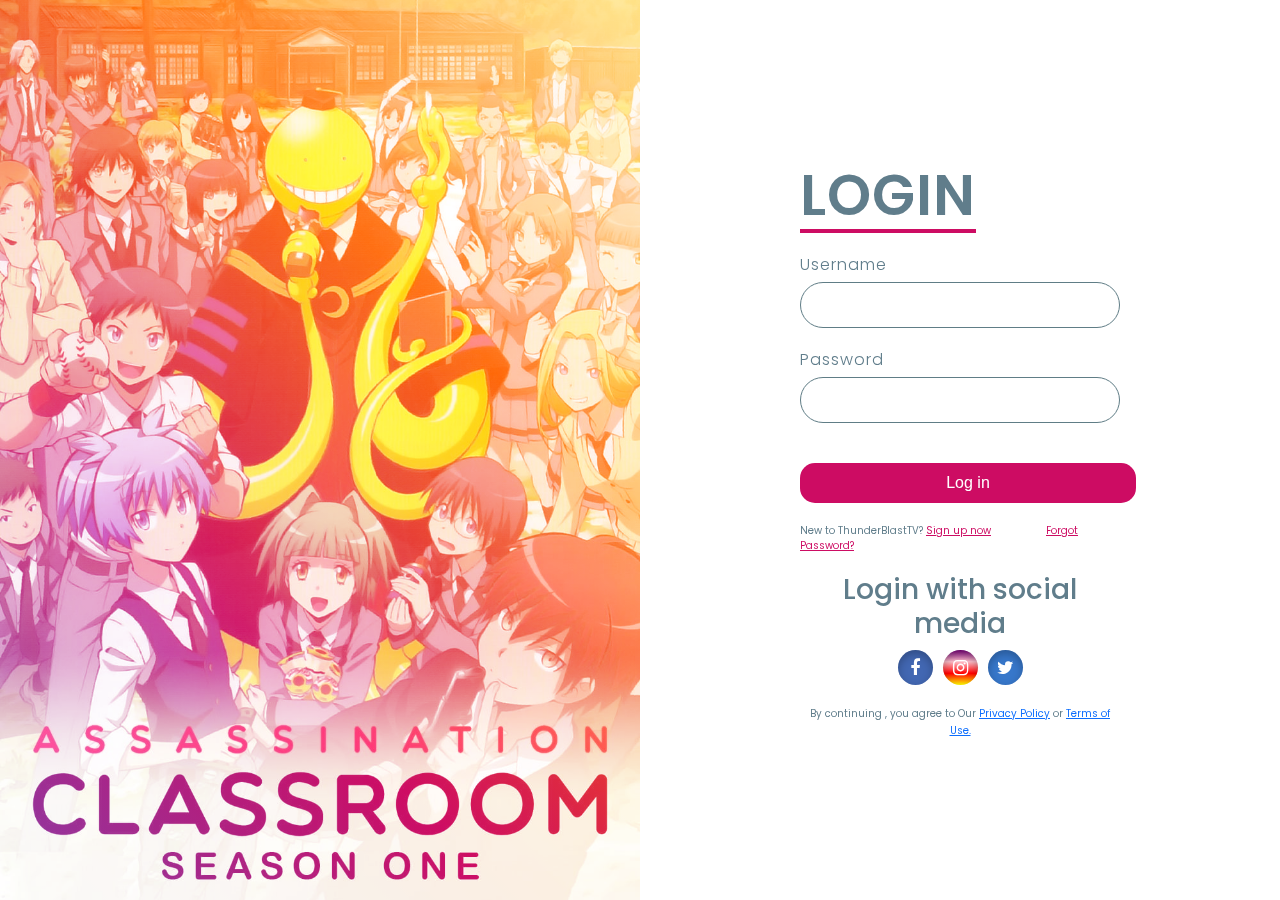
<file: index.html>
<!DOCTYPE html>
<html lang="en">
  <head>
    <meta charset="UTF-8" />
    <meta name="viewport" content="width=device-width, initial-scale=1.0" />
    <link rel="stylesheet" href="https://stackpath.bootstrapcdn.com/font-awesome/4.7.0/css/font-awesome.min.css">
    <link rel="stylesheet" href="https://cdn.jsdelivr.net/npm/bootstrap-icons@1.10.3/font/bootstrap-icons.css">
    <!--ICON ON TAB-->
    <link rel="shorcut icon" href="image/favicon/favicon.png" type="image/x-ico" />

    <title>Login Page</title>
    <link href="https://cdn.jsdelivr.net/npm/bootstrap@5.0.2/dist/css/bootstrap.min.css" rel="stylesheet" />
    <link rel="stylesheet" href="css/login.css" />

    <script src="https://cdn.jsdelivr.net/npm/bootstrap@5.0.2/dist/js/bootstrap.bundle.min.js"></script>
  </head>

  <body>
    <section>
      <div class="imgBx">
        <img src="image/login/assasinationclassroom.jpg" />
      </div>

      <div class="contentBx">
        <div class="formBx">
          <h2>Login</h2>
          <form>
            <div class="inputBx">
              <span>Username</span>
              <input type="text" name="" />
            </div>
            <div class="inputBx">
              <span>Password</span>
              <input type="password" name="" />
            </div>
            <div class="inputBx">
              <a class="btn btn-primary btn-xl js-scroll-trigger" href="homepage.html">Log in</a>
            </div>
            <div class="inputBx">
              <p>New to ThunderBlastTV? <a href="register.html">Sign up now</a>
                <a href="1stforgotpage.html" style="margin-left: 52px;">Forgot Password?</a>
              </p>
            </div>
          </form>

          <h3 style="margin-top:10px;">Login with social media</h3>
          <div class="quicklink-wrapper">
            <div class="social-list">

              <a href="https://www.facebook.com/login" class="social-link" style="background-color: rgb(66, 103, 178)">
                <i class='fa fa-facebook' style="color:white"></i>
              </a>

              <a href="https://www.instagram.com/accounts/login" class="social-link"
                style="background-image: linear-gradient( purple ,pink ,red , yellow);">
                <i class='fa fa-instagram' style="color:white"></i>
              </a>

              <a href="https://twitter.com/i/flow/login?input_flow_data=%7B%22requested_variant%22%3A%22eyJsYW5nIjoiZW4ifQ%3D%3D%22%7D"
                class="social-link" style="background-color: rgb(55, 119, 202)">
                <i class='fa fa-twitter' style='color:white'></i>
              </a>
            </div>
            <div>
              <div class="continue">
                <center>
                  By continuing , you agree to Our <a href="#">Privacy Policy</a> or <a
                    href="#">Terms of Use.</a>
                </center>
              </div>
            </div>
          </div>
          <div>
    </section>
  </body>
</html>
</file>
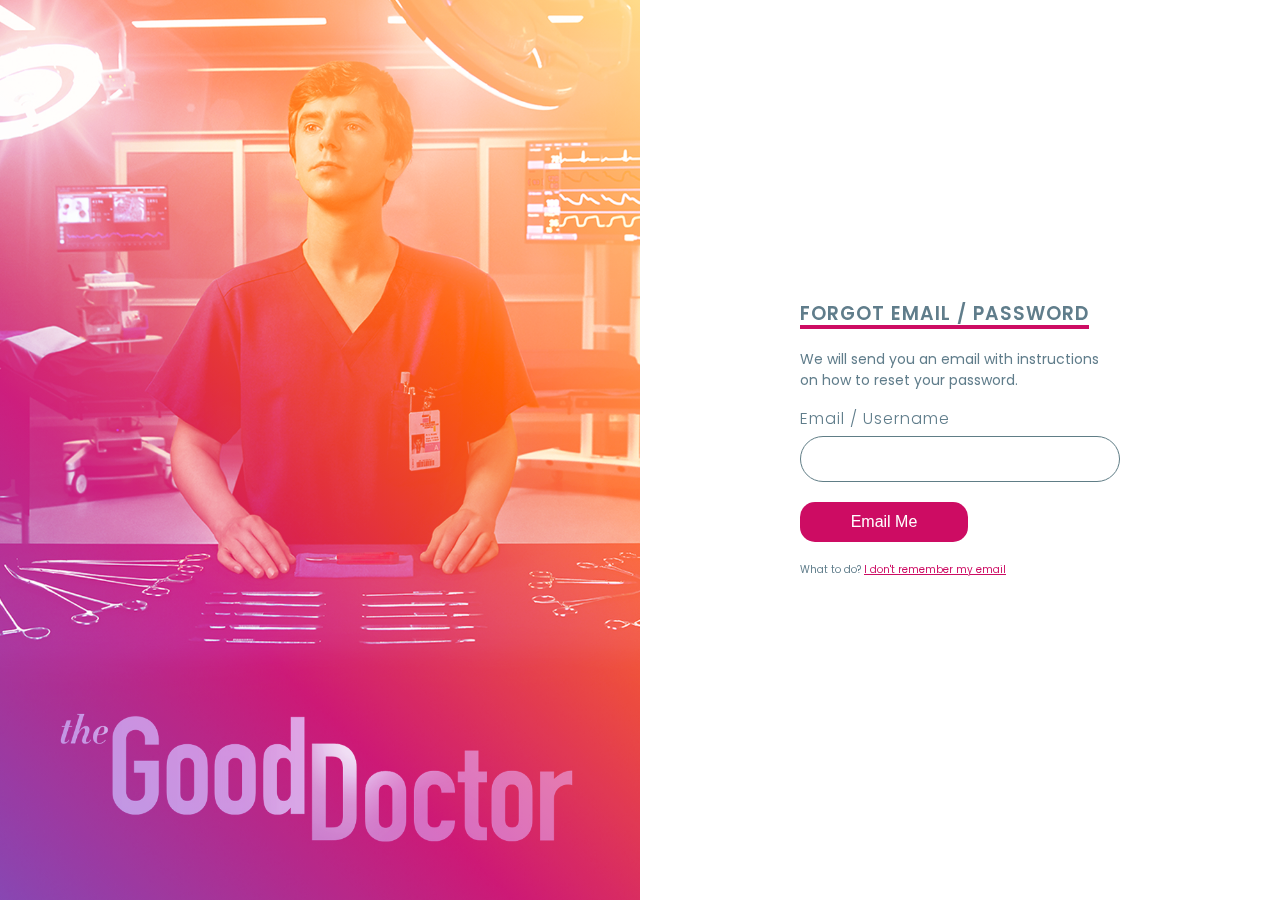
<file: 1stforgotpage.html>
<!DOCTYPE html>
<html lang="en">
  <head>
    <meta charset="UTF-8" />
    <meta name="viewport" content="width=device-width, initial-scale=1.0" />
    <title>Forgot Page</title>
    <link
      href="https://cdn.jsdelivr.net/npm/bootstrap@5.0.2/dist/css/bootstrap.min.css"
      rel="stylesheet"
    />
    <link rel="stylesheet" href="css/2ndforgotpage.css" />

    <script src="https://cdn.jsdelivr.net/npm/bootstrap@5.0.2/dist/js/bootstrap.bundle.min.js"></script>
  </head>

  <body>
    <section>
      <div class="imgBx">
        <img src="image/1stforgotpage/TGD.jpg" />
      </div>

      <div class="contentBx">
        <div class="formBx">
          <h2>Forgot Email / Password</h2>
          <form>
            <p>
              We will send you an email with instructions on how to reset your
              password.
            </p>

            <div class="inputBx">
              <span>Email / Username</span>
              <input type="password" name="" />

              <div class="inputBx">
                <a
                  class="btn btn-primary btn-xl js-scroll-trigger"
                  href="index.html"
                  >Email Me</a
                >
              </div>
            </div>
            <div class="inputBx">
              <p>
                What to do?
                <a href="2ndforgotpage.html">I don't remember my email</a>
              </p>
            </div>
          </form>
        </div>
      </div>
    </section>
  </body>
</html>
</file>
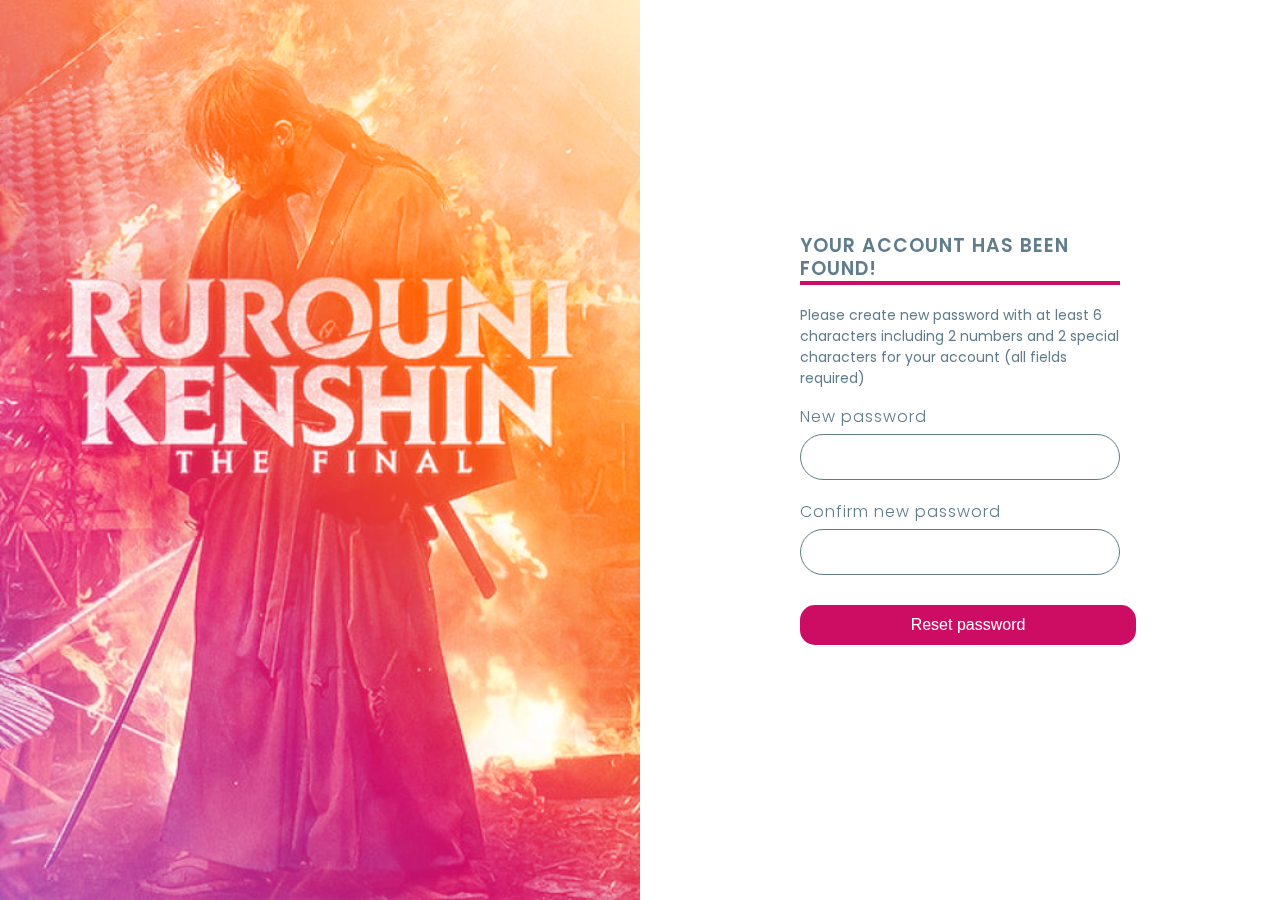
<file: reactivatepage.html>
<!DOCTYPE html>
<html lang="en">
  <head>
    <meta charset="UTF-8" />
    <meta name="viewport" content="width=device-width, initial-scale=1.0" />
    <title>Reactivate acc Page</title>
    <link
      href="https://cdn.jsdelivr.net/npm/bootstrap@5.0.2/dist/css/bootstrap.min.css"
      rel="stylesheet"
    />
    <link rel="stylesheet" href="css/reactivatepage.css" />

    <script src="https://cdn.jsdelivr.net/npm/bootstrap@5.0.2/dist/js/bootstrap.bundle.min.js"></script>
  </head>

  <body>
    <section>
      <div class="imgBx">
        <img src="image/reactivatepage/RKTF.jpg" />
      </div>

      <div class="contentBx">
        <div class="formBx">
          <h2>Your account has been found!</h2>
          <form>
            <p> Please create new password with at least 6 characters including 2 numbers and 2 special characters for your account (all fields required)</p>
            <div class="inputBx">
              <span>New password</span>
              <input type="text" name="" />
            </div>
            <div class="inputBx">
              <span>Confirm new password</span>
              <input type="password" name="" />

              <div class="inputBx">
                <a class="btn btn-primary btn-xl js-scroll-trigger" href="index.html">Reset password</a>
              </div>
          </form>
        </div>
      </div>
    </section>
  </body>
</html>
</file>
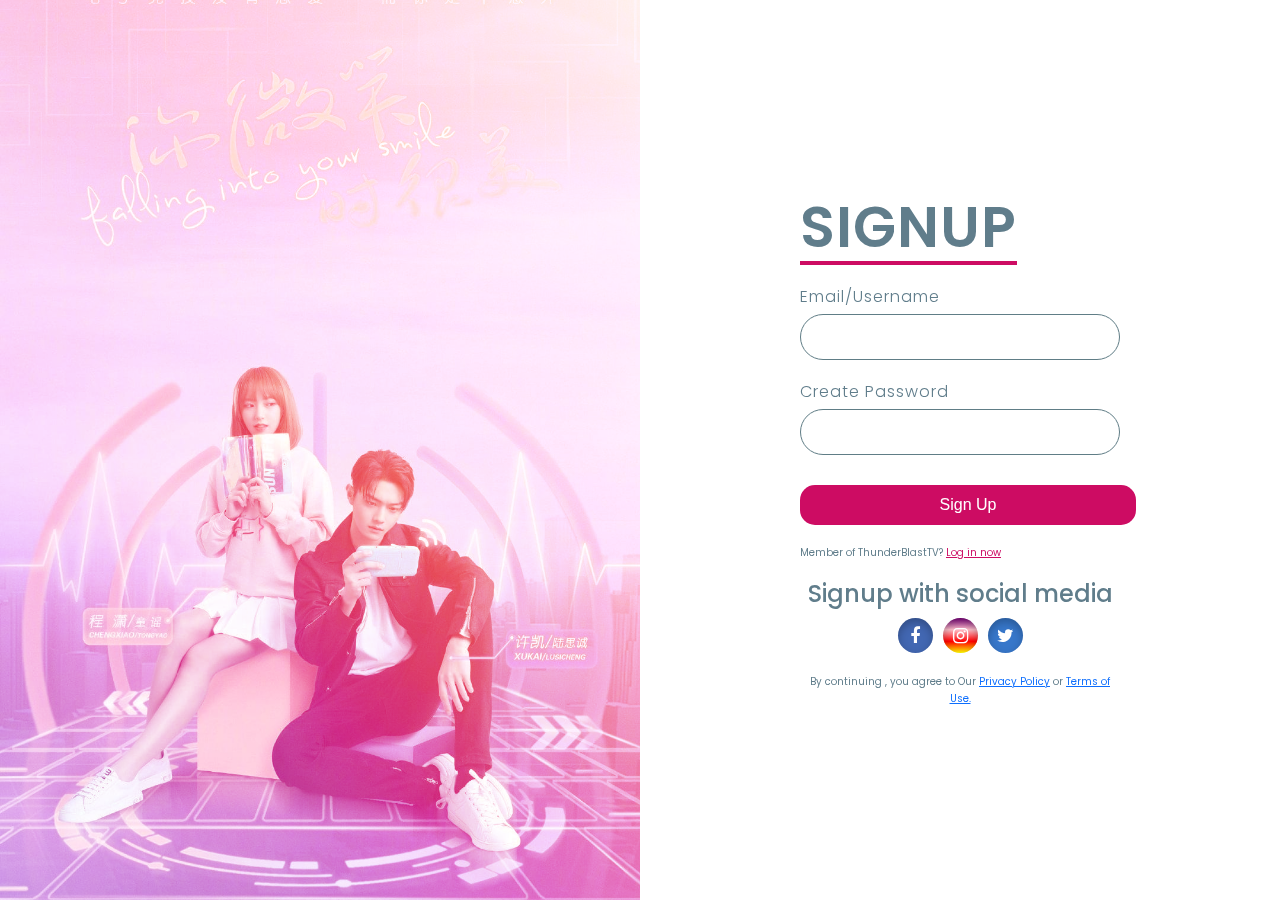
<file: register.html>
<!DOCTYPE html>
<html lang="en">
  <head>
    <meta charset="UTF-8" />
    <meta name="viewport" content="width=device-width, initial-scale=1.0" />
     <link rel="stylesheet" href="https://stackpath.bootstrapcdn.com/font-awesome/4.7.0/css/font-awesome.min.css">
    <link rel="stylesheet" href="https://cdn.jsdelivr.net/npm/bootstrap-icons@1.10.3/font/bootstrap-icons.css">
     <!--ICON ON TAB-->
     <link rel="shorcut icon" href="image/favicon/favicon.png" type="image/x-ico"/>

    <title>Signup Page</title>
    <link
      href="https://cdn.jsdelivr.net/npm/bootstrap@5.0.2/dist/css/bootstrap.min.css"
      rel="stylesheet"
    />
    <link rel="stylesheet" href="css/register.css" />

    <script src="https://cdn.jsdelivr.net/npm/bootstrap@5.0.2/dist/js/bootstrap.bundle.min.js"></script>
  </head>

  <body>
    <section>
      <div class="imgBx">
        <img src="image/signup/FIYS.jpg" />
      </div>

      <div class="contentBx">
        <div class="formBx">
          <h2>Signup</h2>
          <form>
            <div class="inputBx">
              <span>Email/Username</span>
              <input type="text" name="" />
            </div>
            <div class="inputBx">
              <span>Create Password</span>
              <input type="password" name="" />

            <div class="inputBx">
              <a class="btn btn-primary btn-xl js-scroll-trigger" href="index.html">Sign Up</a>
            </div>
            </div>
            <div class="inputBx">
              <p>Member of ThunderBlastTV? <a href="index.html">Log in now</a></p>
            </div>
          </form>

          <h3 style="margin-top:10px;">Signup with social media</h3>
              <div class="quicklink-wrapper">
                  <div class="social-list">
          
                      <a href="hhttps://www.facebook.com/login" class="social-link" style="background-color: rgb(66, 103, 178)">
                        <i class='fa fa-facebook' style="color:white"></i>
                      </a>
                
                      <a href="https://www.instagram.com/accounts/login" class="social-link" style="background-image: linear-gradient( purple ,pink ,red , yellow);">
                        <i class='fa fa-instagram' style="color:white"></i>
                      </a>
            
                      <a href="https://twitter.com/i/flow/login?input_flow_data=%7B%22requested_variant%22%3A%22eyJsYW5nIjoiZW4ifQ%3D%3D%22%7D" class="social-link" style="background-color: rgb(55, 119, 202)">
                        <i class='fa fa-twitter' style='color:white'></i>
                      </a>
                  </div>
              <div>
                <div class="continue">
                    <center>
                      By continuing , you agree  to Our <a href="#">Privacy Policy</a> or <a href="#">Terms of Use.</a>
                    </center>
                </div>
        </div>
      </div>
    </section>
  </body>
</html>
</file>
<file: css/login.css>
@import url("https://fonts.googleapis.com/css?family=Poppins:200,300,400,500,600,700,800,900&display=swap");
* {
  margin: 0;
  padding: 0;
  box-sizing: border-box;
  font-family: "Poppins", sans-serif;
}
section {
  position: relative;
  width: 100%;
  height: 100vh;
  display: flex;
}
section .imgBx {
  position: relative;
  width: 50%;
  height: 100%;
}
section .imgBx:before {
  content: "";
  position: absolute;
  top: 0;
  left: 0;
  width: 100%;
  height: 100%;
  background: linear-gradient(225deg, #ffd871, #ff6100, #cd0c63, #883ca8);
  z-index: 1;
  mix-blend-mode: screen;
}

section .imgBx img {
  position: absolute;
  top: 0;
  left: 0;
  width: 100%;
  height: 100%;
  object-fit: cover;
}
section .contentBx {
  display: flex;
  justify-content: center;
  align-items: center;
  width: 50%;
  height: 100%;
}
section .contentBx .formBx {
  width: 50%;
}
section .contentBx .formBx h2 {
  color: #607d8b;
  font-weight: 600;
  font-size: 1.5cm;
  text-transform: uppercase;
  margin-bottom: 20px;
  border-bottom: 4px solid #cd0c63;
  display: inline-block;
  letter-spacing: 1px;
}
section .contentBx .formBx .inputBx {
  margin-bottom: 20px;
}
section .contentBx .formBx .inputBx span {
  margin-bottom: 5px;
  display: inline-block;
  color: #607d8b;
  font-weight: 300;
  font-size: 16px;
  letter-spacing: 1px;
}
section .contentBx .formBx .inputBx input {
  width: 100%;
  padding: 10px 20px;
  outline: none;
  font-weight: 400;
  border: 1px solid #607d86;
  font-size: 16px;
  letter-spacing: 1px;
  color: #607d8b;
  background: transparent;
  border-radius: 30px;
}
section .contentBx .formBx .inputBx button {
  width: 50%;
  padding: 10px 20px;
  outline: none;
  font-weight: 400;
  border: 1px solid #607d86;
  font-size: 16px;
  letter-spacing: 1px;
  color: #607d8b;
  background: transparent;
  border-radius: 30px;
}
section .contentBx .formBx .inputBx input[type="submit"] {
  background: #cd0c63;
  color: #fff;
  outline: none;
  border: none;
  font-weight: 500;
  cursor: pointer;
}
section .contentBx .formBx .inputBx button[type="submit"] {
  background: #cd0c63;
  color: rgb(104, 92, 92);
  outline: none;
  border-radius: 10px;
  font-weight: 500;
  cursor: pointer;
}

.btn-xl {
  margin-top: 20px;
  padding: 0.5rem 1rem;
  text-transform: capitalize each word;
  background: #cd0c63 !important;
  color: #fff !important;
  font-family: "PT Sans", sans-serif;
  outline: none;
  border: 0 !important;
  width: 21em;
  border-radius: 15px;
}

.btn-xl:hover {
  background-color: #fd3a69;
  color: #000;
}
section .contentBx .formBx .inputBx button[type="submit"]:hover {
  background: #cd0c63;
}
section .contentBx .formBx .inputBx input[type="submit"]:hover {
  background: #cd0c63;
}

section .contentBx .formBx .inputBx p {
  font-size: 10px;
  color: #607d8b;
}
section .contentBx .formBx .inputBx p a {
  font-size: 10px;
  color: #cd0c63;
}
section .contentBx .formBx h3 {
  color: #607d8b;
  text-align: center;
  margin: 80px 0 10px;
  font-weight: 500;
}
section .contentBx .formBx .sci {
  display: flex;
  justify-content: center;
  align-items: center;
}
section .contentBx .formBx .sci li {
  list-style: none;
  width: 50px;
  height: 50px;
  display: flex;
  justify-content: center;
  align-items: center;
  background: #607d8b;
  border-radius: 50%;
  margin: 0.7px;
  cursor: pointer;
}
section .contentBx .formBx .sci li:hover {
  background: #cd0c63;
}
section .contentBx .formBx .sci li img {
  transform: scale(0.5);
  filter: invert(1);
}

@media (max-width: 768px) {
  section .imgBx {
    position: absolute;
    top: 0;
    left: 0;
    width: 100%;
    height: 100%;
  }
  section .contentBx {
    display: flex;
    justify-content: center;
    align-items: center;
    width: 100%;
    height: 100%;
    z-index: 1;
  }
  section .contentBx .formBx {
    width: 100%;
    padding: 40px;
    background: rgb(255 255 255 / 0.9);
    margin: 50px;
  }
  section .contentBx .formBx h3 {
    color: #607d8b;
    text-align: center;
    margin: 30px 0 10px;
    font-weight: 500;
    font-size: 24px;
  }
}

.continue {
  color: #607d8b;
  font-size: 10px;
  font-weight: 500px;
  line-height: 1.7;
  text-align: center;
  margin-top: 20px;
}

.social-list {
  display: flex;
  flex-wrap: wrap;
  justify-content: center;
  align-items: center;
  gap: 5px;
}

:is(.quicklink-link, .social-link):is(:hover, :focus) {
  color: black;
}

.quicklink-link {
  color: white;
  font-size: 10px;
  font-weight: 500px;
  text-transform: uppercase;
  padding: 2px 10px;
  transition: var(--transition-1);
}

.social-list {
  column-gap: 10px;
}

.social-link {
  color: transparent;
  font-size: 18px;
  width: 35px;
  height: 35px;
  display: grid;
  place-items: center;
  border-radius: 50%;
  box-shadow: inset 0 4px 8px hsla(0, 0%, 0%, 0.25);
  transition: var(--transition-1);
}
</file>
<file: css/2ndforgotpage.css>
@import url("https://fonts.googleapis.com/css?family=Poppins:200,300,400,500,600,700,800,900&display=swap");
* {
  margin: 0;
  padding: 0;
  box-sizing: border-box;
  font-family: "Poppins", sans-serif;
}
section {
  position: relative;
  width: 100%;
  height: 100vh;
  display: flex;
}
section .imgBx {
  position: relative;
  width: 50%;
  height: 100%;
}
section .imgBx:before {
  content: "";
  position: absolute;
  top: 0;
  left: 0;
  width: 100%;
  height: 100%;
  background: linear-gradient(225deg, #ffd871, #ff6100, #cd0c63, #883ca8);
  z-index: 1;
  mix-blend-mode: screen;
}

section .imgBx img {
  position: absolute;
  top: 0;
  left: 0;
  width: 100%;
  height: 100%;
  object-fit: cover;
}
section .contentBx {
  display: flex;
  justify-content: center;
  align-items: center;
  width: 50%;
  height: 100%;
}
section .contentBx .formBx {
  width: 50%;
}
section .contentBx .formBx h2 {
  color: #607d8b;
  font-weight: 600;
  font-size: 0.5cm;
  text-transform: uppercase;
  margin-bottom: 20px;
  border-bottom: 4px solid #cd0c63;
  display: inline-block;
  letter-spacing: 1px;
}
section .contentBx p {
  font-size: 14px;
  color: #607d8b;
}
section .contentBx .formBx .inputBx {
  margin-bottom: 20px;
}
section .contentBx .formBx .inputBx span {
  margin-bottom: 5px;
  display: inline-block;
  color: #607d8b;
  font-weight: 300;
  font-size: 16px;
  letter-spacing: 1px;
}
section .contentBx .formBx .inputBx input {
  width: 100%;
  padding: 10px 20px;
  outline: none;
  font-weight: 400;
  border: 1px solid #607d86;
  font-size: 16px;
  letter-spacing: 1px;
  color: #607d8b;
  background: transparent;
  border-radius: 30px;
}
section .contentBx .formBx .inputBx button {
  width: 50%;
  padding: 10px 20px;
  outline: none;
  font-weight: 400;
  border: 1px solid #607d86;
  font-size: 12px;
  letter-spacing: 1px;
  color: #607d8b;
  background: transparent;
  border-radius: 30px;
}
section .contentBx .formBx .inputBx input[type="submit"] {
  background: #cd0c63;
  color: #fff;
  outline: none;
  border: none;
  font-weight: 500;
  cursor: pointer;
}
section .contentBx .formBx .inputBx button[type="submit"] {
  background: #cd0c63;
  color: rgb(104, 92, 92);
  outline: none;
  border-radius: 10px;
  font-weight: 500;
  cursor: pointer;
}
.btn-xl {
  margin-top: 20px;
  padding: 0.5rem 1rem;
  text-transform: capitalize each word;
  background: #cd0c63 !important;
  color: #fff !important;
  font-family: "PT Sans", sans-serif;
  outline: none;
  border: 0 !important;
  width: 10.5em;
  border-radius: 15px;
}

.btn-xl:hover {
  background-color: #fd3a69;
  color: #000;
}
section .contentBx .formBx .inputBx button[type="submit"]:hover {
  background: #cd0c63;
}
section .contentBx .formBx .inputBx input[type="submit"]:hover {
  background: #cd0c63;
}

section .contentBx .formBx .inputBx p {
  font-size: 10px;
  color: #607d8b;
}
section .contentBx .formBx .inputBx p a {
  font-size: 10px;
  color: #cd0c63;
}
section .contentBx .formBx h3 {
  color: #607d8b;
  text-align: center;
  margin: 80px 0 10px;
  font-weight: 500;
}
section .contentBx .formBx .sci {
  display: flex;
  justify-content: center;
  align-items: center;
}
section .contentBx .formBx .sci li {
  list-style: none;
  width: 50px;
  height: 50px;
  display: flex;
  justify-content: center;
  align-items: center;
  background: #607d8b;
  border-radius: 50%;
  margin: 0.7px;
  cursor: pointer;
}
section .contentBx .formBx .sci li:hover {
  background: #cd0c63;
}
section .contentBx .formBx .sci li img {
  transform: scale(0.5);
  filter: invert(1);
}

@media (max-width: 768px) {
  section .imgBx {
    position: absolute;
    top: 0;
    left: 0;
    width: 100%;
    height: 100%;
  }
  section .contentBx {
    display: flex;
    justify-content: center;
    align-items: center;
    width: 100%;
    height: 100%;
    z-index: 1;
  }
  section .contentBx .formBx {
    width: 100%;
    padding: 40px;
    background: rgb(255 255 255 / 0.9);
    margin: 50px;
  }
  section .contentBx .formBx h3 {
    color: #607d8b;
    text-align: center;
    margin: 30px 0 10px;
    font-weight: 500;
  }
}
</file>
<file: css/reactivatepage.css>
@import url("https://fonts.googleapis.com/css?family=Poppins:200,300,400,500,600,700,800,900&display=swap");
* {
  margin: 0;
  padding: 0;
  box-sizing: border-box;
  font-family: "Poppins", sans-serif;
}
section {
  position: relative;
  width: 100%;
  height: 100vh;
  display: flex;
}
section .imgBx {
  position: relative;
  width: 50%;
  height: 100%;
}
section .imgBx:before {
  content: "";
  position: absolute;
  top: 0;
  left: 0;
  width: 100%;
  height: 100%;
  background: linear-gradient(225deg, #ffd871, #ff6100, #cd0c63, #883ca8);
  z-index: 1;
  mix-blend-mode: screen;
}

section .imgBx img {
  position: absolute;
  top: 0;
  left: 0;
  width: 100%;
  height: 100%;
  object-fit: cover;
}
section .contentBx {
  display: flex;
  justify-content: center;
  align-items: center;
  width: 50%;
  height: 100%;
}
section .contentBx .formBx {
  width: 50%;
}
section .contentBx .formBx h2 {
  color: #607d8b;
  font-weight: 600;
  font-size: 0.5cm;
  text-transform: uppercase;
  margin-bottom: 20px;
  border-bottom: 4px solid #cd0c63;
  display: inline-block;
  letter-spacing: 1px;
}
section .contentBx p {
  font-size: 14px;
  color: #607d8b;
}
section .contentBx .formBx .inputBx {
  margin-bottom: 20px;
}
section .contentBx .formBx .inputBx span {
  margin-bottom: 5px;
  display: inline-block;
  color: #607d8b;
  font-weight: 300;
  font-size: 16px;
  letter-spacing: 1px;
}
section .contentBx .formBx .inputBx input {
  width: 100%;
  padding: 10px 20px;
  outline: none;
  font-weight: 400;
  border: 1px solid #607d86;
  font-size: 16px;
  letter-spacing: 1px;
  color: #607d8b;
  background: transparent;
  border-radius: 30px;
}
section .contentBx .formBx .inputBx button {
  width: 100%;
  padding: 10px 20px;
  outline: none;
  font-weight: 400;
  border: 1px solid #607d86;
  font-size: 16px;
  letter-spacing: 1px;
  color: #607d8b;
  background: transparent;
  border-radius: 30px;
}
section .contentBx .formBx .inputBx input[type="submit"] {
  background: #cd0c63;
  color: #fff;
  outline: none;
  border: none;
  font-weight: 500;
  cursor: pointer;
}
section .contentBx .formBx .inputBx button[type="submit"] {
  background: #cd0c63;
  color: rgb(104, 92, 92);
  outline: none;
  border-radius: 10px;
  font-weight: 500;
  cursor: pointer;
}
.btn-xl {
  margin-top: 30px;
  padding: 0.5rem 1rem;
  text-transform: capitalize each word;
  background: #cd0c63 !important;
  color: #fff !important;
  font-family: "PT Sans", sans-serif;
  outline: none;
  border: 0 !important;
  width: 21em;
  border-radius: 15px;
}

.btn-xl:hover {
  background-color: #fd3a69;
  color: #000;
}
section .contentBx .formBx .inputBx button[type="submit"]:hover {
  background: #cd0c63;
}
section .contentBx .formBx .inputBx input[type="submit"]:hover {
  background: #cd0c63;
}

section .contentBx .formBx .inputBx p {
  font-size: 10px;
  color: #607d8b;
}
section .contentBx .formBx .inputBx p a {
  font-size: 10px;
  color: #cd0c63;
}
section .contentBx .formBx h3 {
  color: #607d8b;
  text-align: center;
  margin: 80px 0 10px;
  font-weight: 500;
}
section .contentBx .formBx .sci {
  display: flex;
  justify-content: center;
  align-items: center;
}
section .contentBx .formBx .sci li {
  list-style: none;
  width: 50px;
  height: 50px;
  display: flex;
  justify-content: center;
  align-items: center;
  background: #607d8b;
  border-radius: 50%;
  margin: 0.7px;
  cursor: pointer;
}
section .contentBx .formBx .sci li:hover {
  background: #cd0c63;
}
section .contentBx .formBx .sci li img {
  transform: scale(0.5);
  filter: invert(1);
}

@media (max-width: 768px) {
  section .imgBx {
    position: absolute;
    top: 0;
    left: 0;
    width: 100%;
    height: 100%;
  }
  section .contentBx {
    display: flex;
    justify-content: center;
    align-items: center;
    width: 100%;
    height: 100%;
    z-index: 1;
  }
  section .contentBx .formBx {
    width: 100%;
    padding: 40px;
    background: rgb(255 255 255 / 0.9);
    margin: 50px;
  }
  section .contentBx .formBx h3 {
    color: #607d8b;
    text-align: center;
    margin: 30px 0 10px;
    font-weight: 500;
  }
}
</file>
<file: css/register.css>
@import url("https://fonts.googleapis.com/css?family=Poppins:200,300,400,500,600,700,800,900&display=swap");
* {
  margin: 0;
  padding: 0;
  box-sizing: border-box;
  font-family: "Poppins", sans-serif;
}
section {
  position: relative;
  width: 100%;
  height: 100vh;
  display: flex;
}
section .imgBx {
  position: relative;
  width: 50%;
  height: 100%;
}
section .imgBx:before {
  content: "";
  position: absolute;
  top: 0;
  left: 0;
  width: 100%;
  height: 100%;
  background: linear-gradient(225deg, #ffd871, #ff6100, #cd0c63, #883ca8);
  z-index: 1;
  mix-blend-mode: screen;
}

section .imgBx img {
  position: absolute;
  top: 0;
  left: 0;
  width: 100%;
  height: 100%;
  object-fit: cover;
}
section .contentBx {
  display: flex;
  justify-content: center;
  align-items: center;
  width: 50%;
  height: 100%;
}
section .contentBx .formBx {
  width: 50%;
}
section .contentBx .formBx h2 {
  color: #607d8b;
  font-weight: 600;
  font-size: 1.5cm;
  text-transform: uppercase;
  margin-bottom: 20px;
  border-bottom: 4px solid #cd0c63;
  display: inline-block;
  letter-spacing: 1px;
}
section .contentBx .formBx .inputBx {
  margin-bottom: 20px;
}
section .contentBx .formBx .inputBx span {
  margin-bottom: 5px;
  display: inline-block;
  color: #607d8b;
  font-weight: 300;
  font-size: 16px;
  letter-spacing: 1px;
}
section .contentBx .formBx .inputBx input {
  width: 100%;
  padding: 10px 20px;
  outline: none;
  font-weight: 400;
  border: 1px solid #607d86;
  font-size: 16px;
  letter-spacing: 1px;
  color: #607d8b;
  background: transparent;
  border-radius: 30px;
}
section .contentBx .formBx .inputBx button {
  width: 100%;
  padding: 10px 20px;
  outline: none;
  font-weight: 400;
  border: 1px solid #607d86;
  font-size: 16px;
  letter-spacing: 1px;
  color: #607d8b;
  background: transparent;
  border-radius: 30px;
}
section .contentBx .formBx .inputBx input[type="submit"] {
  background: #cd0c63;
  color: #fff;
  outline: none;
  border: none;
  font-weight: 500;
  cursor: pointer;
}
section .contentBx .formBx .inputBx button[type="submit"] {
  background: #cd0c63;
  color: rgb(104, 92, 92);
  outline: none;
  border-radius: 10px;
  font-weight: 500;
  cursor: pointer;
}
.btn-xl {
  margin-top: 30px;
  padding: 0.5rem 1rem;
  text-transform: capitalize each word;
  background: #cd0c63 !important;
  color: #fff !important;
  font-family: "PT Sans", sans-serif;
  outline: none;
  border: 0 !important;
  width: 21em;
  border-radius: 15px;
}

.btn-xl:hover {
  background-color: #fd3a69;
  color: #000;
}
section .contentBx .formBx .inputBx button[type="submit"]:hover {
  background: #cd0c63;
}
section .contentBx .formBx .inputBx input[type="submit"]:hover {
  background: #cd0c63;
}

section .contentBx .formBx .inputBx p {
  font-size: 10px;
  color: #607d8b;
}
section .contentBx .formBx .inputBx p a {
  font-size: 10px;
  color: #cd0c63;
}
section .contentBx .formBx h3 {
  color: #607d8b;
  text-align: center;
  margin: 80px 0 10px;
  font-weight: 500;
  font-size: 24px;
}
section .contentBx .formBx .sci {
  display: flex;
  justify-content: center;
  align-items: center;
}
section .contentBx .formBx .sci li {
  list-style: none;
  width: 50px;
  height: 50px;
  display: flex;
  justify-content: center;
  align-items: center;
  background: #607d8b;
  border-radius: 50%;
  margin: 0.7px;
  cursor: pointer;
}
section .contentBx .formBx .sci li:hover {
  background: #cd0c63;
}
section .contentBx .formBx .sci li img {
  transform: scale(0.5);
  filter: invert(1);
}

@media (max-width: 768px) {
  section .imgBx {
    position: absolute;
    top: 0;
    left: 0;
    width: 100%;
    height: 100%;
  }
  section .contentBx {
    display: flex;
    justify-content: center;
    align-items: center;
    width: 100%;
    height: 100%;
    z-index: 1;
  }
  section .contentBx .formBx {
    width: 100%;
    padding: 40px;
    background: rgb(255 255 255 / 0.9);
    margin: 50px;
  }
  section .contentBx .formBx h3 {
    color: #607d8b;
    text-align: center;
    margin: 30px 0 10px;
    font-weight: 500;
  }
}

.continue {
  color: #607d8b;
  font-size: 10px;
  font-weight: 500px;
  line-height: 1.7;
  text-align: center;
  margin-top: 20px;
}

.social-list {
  display: flex;
  flex-wrap: wrap;
  justify-content: center;
  align-items: center;
  gap: 5px;
}

:is(.quicklink-link, .social-link):is(:hover, :focus) {
  color: black;
}

.quicklink-link {
  color: white;
  font-size: 10px;
  font-weight: 500px;
  text-transform: uppercase;
  padding: 2px 10px;
  transition: var(--transition-1);
}

.social-list {
  column-gap: 10px;
}

.social-link {
  color: transparent;
  font-size: 18px;
  width: 35px;
  height: 35px;
  display: grid;
  place-items: center;
  border-radius: 50%;
  box-shadow: inset 0 4px 8px hsla(0, 0%, 0%, 0.25);
  transition: var(--transition-1);
}
</file>
